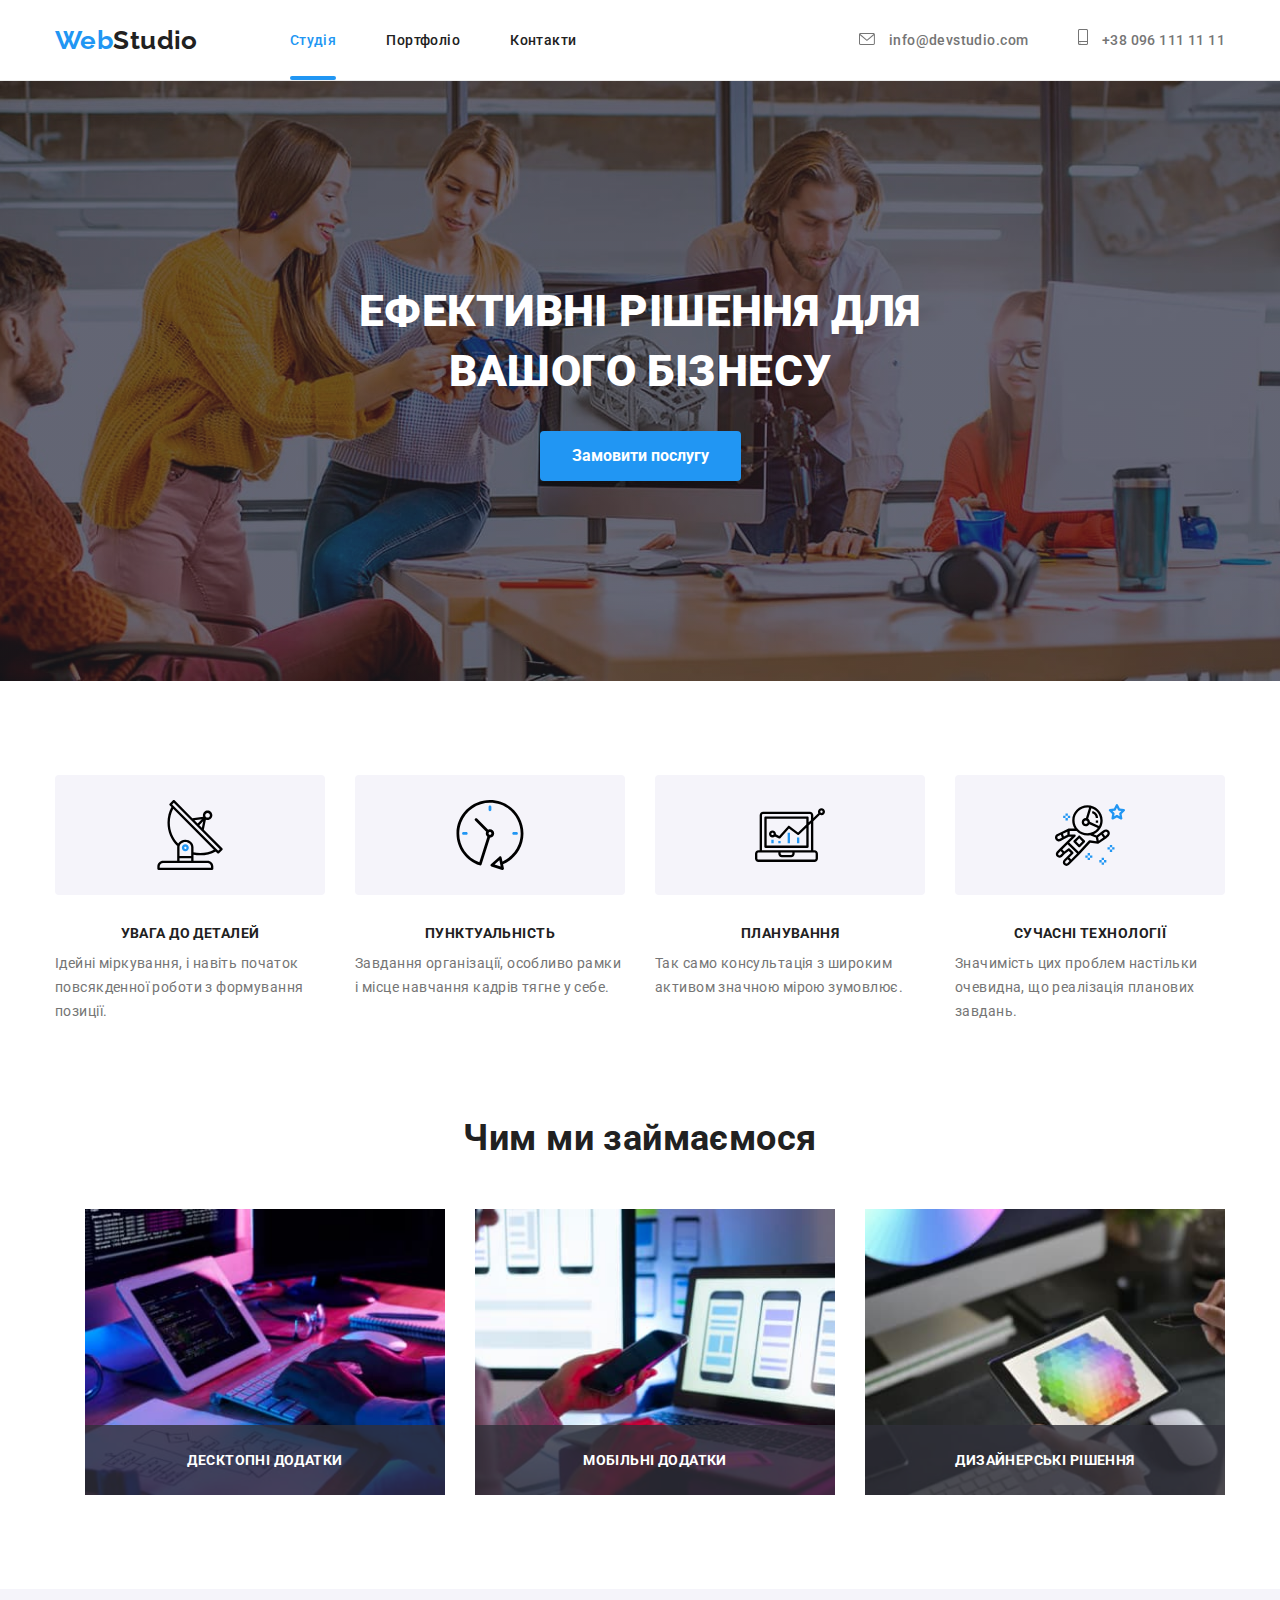
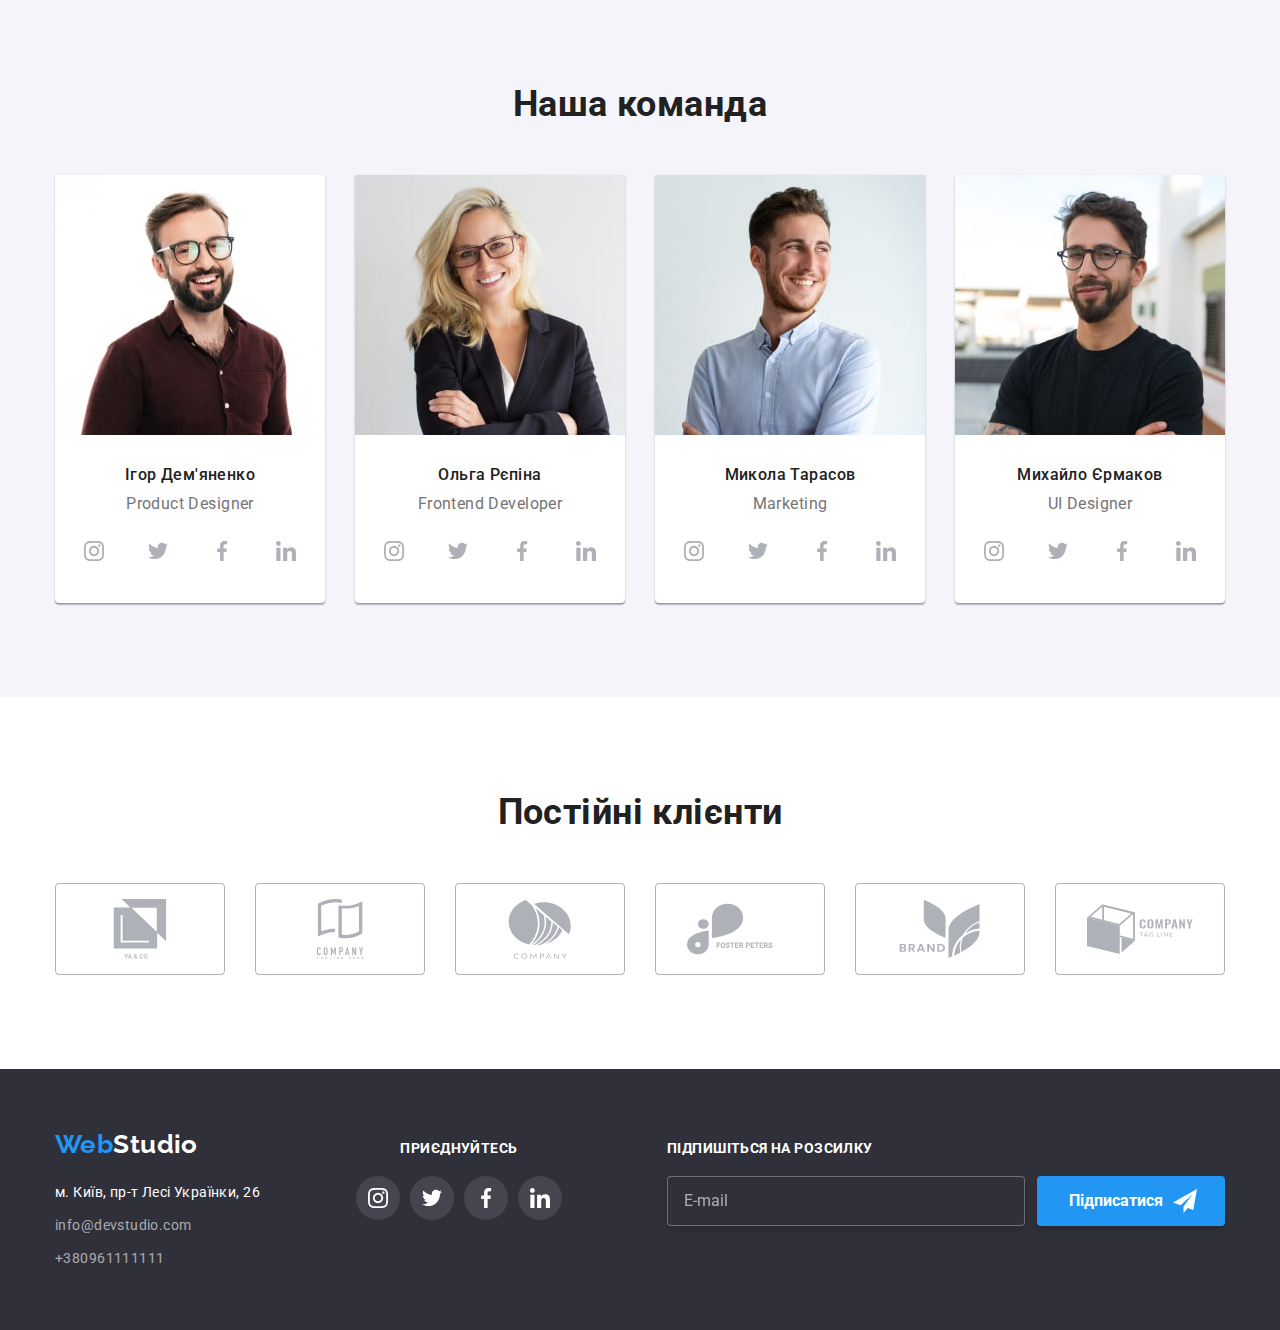
<file: index.html>
<!DOCTYPE html>
<html lang="uk">
  <head>
    <meta charset="UTF-8" />
    <meta http-equiv="X-UA-Compatible" content="IE=edge" />
    <meta name="viewport" content="width=device-width, initial-scale=1.0" />
    <title>WebStudio</title>
    <link rel="preconnect" href="https://fonts.googleapis.com" />
    <link rel="preconnect" href="https://fonts.gstatic.com" crossorigin />
    <link
      href="https://fonts.googleapis.com/css2?family=Raleway:wght@700&family=Roboto:wght@400;500;700;900&display=swap"
      rel="stylesheet"
    />
    <link
      rel="stylesheet"
      href="https://cdnjs.cloudflare.com/ajax/libs/modern-normalize/1.0.0/modern-normalize.min.css?_cacheOverride=1665331896665"
    />
    <link href="./css/main.min.css" rel="stylesheet" />
  </head>
  <body>
    <!-- Шапка -->
    <header class="header">
      <div class="container header__container">
        <!-- Основна навігація сайту -->
        <nav class="header-nav">
          <a href="./index.html" class="header-nav__logo logo" lang="en"
            ><span class="header-nav__logo--blue">Web</span>Studio</a
          >
          <ul class="site-nav">
            <li class="site-nav__item">
              <a
                href="./index.html"
                class="site-nav__link site-nav__link--active"
                >Студія</a
              >
            </li>
            <li class="site-nav__item">
              <a href="./portfolio.html" class="site-nav__link">Портфоліо</a>
            </li>
            <li class="site-nav__item">
              <a href="#" class="site-nav__link">Контакти</a>
            </li>
          </ul>
        </nav>
        <ul class="contact">
          <li class="contact__item header__contact">
            <a href="mailto:info@devstudio.com" class="contact__link" lang="en"
              ><svg
                class="contact__icon contact__icon-envelope"
                width="14px"
                height="10px"
              >
                <use href="./images/icons.svg#icon-envelope"></use>
              </svg>
              info@devstudio.com</a
            >
          </li>
          <li class="contact__item header__contact">
            <a href="tel:+380961111111" class="contact__link link">
              <svg
                class="contact__icon contact__icon-smartphone"
                width="10px"
                height="14px"
              >
                <use href=".//images/icons.svg#icon-smartphone"></use>
              </svg>
              +38 096 111 11 11</a
            >
          </li>
        </ul>
        <button
          type="button"
          class="menu js-open-menu"
          aria-expanded="false"
          aria-controls="mobile-menu"
        >
          <svg width="40" height="40">
            <use class="icon-menu" href="./images/icons.svg#icon-menu"></use>
          </svg>
      </div>
    </header>
    <main>
      <!-- Баннер -->
      <section class="banner">
        <div class="container">
          <h1 class="banner__tittle">Ефективні рішення для вашого бізнесу</h1>
          <button class="banner__button" type="button" data-modal-open>
            Замовити послугу
          </button>
        </div>
        <div class="backdrop is-hidden" data-modal>
          <div class="modal">
            <div>
              <form class="modal-form">
                <p class="modal_tittle">
                  Залиште свої дані, ми вам передзвонимо
                </p>
                <div class="modal__field">
                  <label for="name" class="modal__label">Ім'я</label>
                  <input
                    class="modal__input"
                    type="text"
                    name="name"
                    id="name"
                  />
                  <svg class="modal__icons">
                    <use href="./images/icons.svg#icon-person"></use>
                  </svg>
                </div>
                <div class="modal__field">
                  <label for="tel" class="modal__label">Телефон</label>
                  <input class="modal__input" type="tel" name="tel" id="tel" />
                  <svg class="modal__icons">
                    <use href="./images/icons.svg#icon-phone"></use>
                  </svg>
                </div>
                <div class="modal__field">
                  <label for="mail" class="modal__label">Пошта</label>
                  <input
                    class="modal__input"
                    type="email"
                    name="email"
                    id="mail"
                  />
                  <svg class="modal__icons">
                    <use href="./images/icons.svg#icon-email"></use>
                  </svg>
                </div>
                <div class="modal__field">
                  <label for="comment" class="modal__label">Комментар</label>
                  <textarea
                    class="modal__comment"
                    name="comment"
                    id="comment"
                    rows="6"
                    placeholder="Введіть текст"
                  ></textarea>
                </div>
                <div class="modal__agree-field">
                  <label class="modal__agree-label" for="agree"
                    >Погоджуюся з розсилкою та приймаю
                    <span class="modal__terms">Умови договору</span>
                    <input
                      class="modal__checkbox"
                      type="checkbox"
                      name="agree"
                      id="agree"
                    />
                    <span class="modal__custom"></span>
                  </label>
                </div>
                <button class="modal__submit-button" type="submit">
                  Відправити
                </button>
              </form>
              <button class="modal__close" type="button" data-modal-close>
                <svg class="modal__close-icon">
                  <use href="./images/icons.svg#icon-close"></use>
                </svg>
              </button>
            </div>
          </div>
        </div>
      </section>

      <!-- Особливості -->
      <section class="function section">
        <div class="container">
          <h2 class="function-main-tittle visually-hidden">Особливості</h2>
          <ul class="function__list">
            <li class="function__item">
              <div class="function__icon-block">
                <svg class="function__icon" width="70px" height="70px">
                  <use href="./images/icons.svg#icon-antenna"></use>
                </svg>
              </div>
              <h3 class="function__tittle">Увага до деталей</h3>
              <p class="function__text">
                Ідейні міркування, і навіть початок повсякденної роботи з
                формування позиції.
              </p>
            </li>
            <li class="function__item">
              <div class="function__icon-block">
                <svg class="function__icon" width="70px" height="70px">
                  <use href="./images/icons.svg#icon-clock"></use>
                </svg>
              </div>
              <h3 class="function__tittle">Пунктуальність</h3>
              <p class="function__text">
                Завдання організації, особливо рамки і місце навчання кадрів
                тягне у себе.
              </p>
            </li>
            <li class="function__item">
              <div class="function__icon-block">
                <svg class="icon" width="70px" height="70px">
                  <use href="./images/icons.svg#icon-diagram"></use>
                </svg>
              </div>
              <h3 class="function__tittle">Планування</h3>
              <p class="function__text">
                Так само консультація з широким активом значною мірою зумовлює.
              </p>
            </li>
            <li class="function__item">
              <div class="function__icon-block">
                <svg class="function__icon" width="70px" height="70px">
                  <use href="./images/icons.svg#icon-astronaut"></use>
                </svg>
              </div>
              <h3 class="function__tittle">Сучасні технології</h3>
              <p class="function__text">
                Значимість цих проблем настільки очевидна, що реалізація
                планових завдань.
              </p>
            </li>
          </ul>
        </div>
      </section>
      <!-- Чим ми займаємося -->
      <section class="about">
        <div class="container">
          <h2 class="about__tittle section-tittle">Чим ми займаємося</h2>
          <ul class="about__list">
            <li class="about__item">
              <img srcset="./images/box1@2x.jpg 2x" src="./images/box1.jpg" alt="Програмування" width="370" />
              <p class="about__text">Десктопні додатки</p>
            </li>
            <li class="about__item">
              <img
              srcset="./images/box2@2x.jpg 2x"
                src="./images/box2.jpg"
                alt="Створення мобільних додатків"
                width="370"
              />
              <p class="about__text">Мобільні додатки</p>
            </li>
            <li class="about__item">
              <img
              srcset="./images/box3@2x.jpg 2x"
                src="./images/box3.jpg"
                alt="Оформлення дизайну"
                width="370"
              />
              <p class="about__text">Дизайнерські рішення</p>
            </li>
          </ul>
        </div>
      </section>
      <!-- Наша команда -->
      <section class="comands section">
        <div class="container">
          <h2 class="comands__main-tittle section-tittle">Наша команда</h2>
          <ul class="comands__list">
            <li class="comands__item">
              <picture>
                <source srcset="./images/commands1.jpg, ./images/commands1@2x.jpg 2x" media="(min-width:1200px)">
                <source srcset="./images/commands1tablet.jpg , ./images/commands1tablet@2x.jpg 2x" media="(min-width:768px)">
                <source srcset="./images/commands1mob.jpg , ./images/commands1mob@2x.jpg 2x" media="(max-width:767px)">

<img
                src="./images/commands1.jpg"
                alt="Фото Ігора Дем'яненко"
              />
              </picture>
              
              <div class="comands__card">
                <h3 class="comands__name">Ігор Дем'яненко</h3>
                <p class="comands__job text" lang="en">Product Designer</p>
                <ul class="icon-list">
                  <li class="icon-list__item">
                    <a class="icon-list__link" href=""
                      ><svg class="icon-list__icon" width="20px" height="20px">
                        <use href="./images/icons.svg#icon-instagram"></use>
                      </svg>
                    </a>
                  </li>
                  <li class="icon-list__item">
                    <a class="icon-list__link" href=""
                      ><svg class="icon-list__icon" width="20px" height="20px">
                        <use href="./images/icons.svg#icon-twitter"></use>
                      </svg>
                    </a>
                  </li>
                  <li class="icon-list__item">
                    <a class="icon-list__link" href=""
                      ><svg class="icon-list__icon" width="20px" height="20px">
                        <use href="./images/icons.svg#icon-facebook"></use>
                      </svg>
                    </a>
                  </li>
                  <li class="icon-list__item">
                    <a class="icon-list__link" href=""
                      ><svg class="icon-list__icon" width="20px" height="20px">
                        <use href="./images/icons.svg#icon-linkedin"></use>
                      </svg>
                    </a>
                  </li>
                </ul>
              </div>
            </li>
            <li class="comands__item">
              <picture>
                <source srcset="./images/commands2.jpg , ./images/commands2@2x.jpg 2x" media="(min-width:1200px)">
                <source srcset="./images/commands2tablet.jpg , ./images/commands2tablet@2x.jpg 2x" media="(min-width:768px)">
                <source srcset="./images/commands2mob.jpg , ./images/commands2mob@2x.jpg 2x" media="(max-width:767px)">
                <img
                src="./images/commands2.jpg"
                alt="Фото Ольги Рєпіної"
              />
              </picture>
              <div class="comands__card">
                <h3 class="comands__name">Ольга Рєпіна</h3>
                <p class="comands__job text" lang="en">Frontend Developer</p>
                <ul class="icon-list">
                  <li class="icon-list__item">
                    <a class="icon-list__link" href=""
                      ><svg class="icon-list__icon" width="20px" height="20px">
                        <use href="./images/icons.svg#icon-instagram"></use>
                      </svg>
                    </a>
                  </li>
                  <li class="icon-list__item">
                    <a class="icon-list__link" href=""
                      ><svg class="icon-list__icon" width="20px" height="20px">
                        <use href="./images/icons.svg#icon-twitter"></use>
                      </svg>
                    </a>
                  </li>
                  <li class="icon-list__item">
                    <a class="icon-list__link" href=""
                      ><svg class="icon-list__icon" width="20px" height="20px">
                        <use href="./images/icons.svg#icon-facebook"></use>
                      </svg>
                    </a>
                  </li>
                  <li class="icon-list__item">
                    <a class="icon-list__link" href=""
                      ><svg class="icon-list__icon" width="20px" height="20px">
                        <use href="./images/icons.svg#icon-linkedin"></use>
                      </svg>
                    </a>
                  </li>
                </ul>
              </div>
            </li>
            <li class="comands__item">
              <picture>
                <source srcset="./images/commands3.jpg , ./images/commands3@2x.jpg 2x" media="(min-width:1200px)">
                 <source srcset="./images/commands3tablet.jpg , ./images/commands3tablet@2x.jpg 2x" media="(min-width:768px)">
                <source srcset="./images/commands3mob.jpg , ./images/commands3mob@2x.jpg 2x" media="(max-width:767px)">
               
                
              <img
                src="./images/commands3.jpg"
                alt="Фото Микола Тарасова"
              /></picture>
              <div class="comands__card">
                <h3 class="comands__name">Микола Тарасов</h3>
                <p class="comands__job text" lang="en">Marketing</p>
                <ul class="icon-list">
                  <li class="icon-list__item">
                    <a class="icon-list__link" href=""
                      ><svg class="icon-list__icon" width="20px" height="20px">
                        <use href="./images/icons.svg#icon-instagram"></use>
                      </svg>
                    </a>
                  </li>
                  <li class="icon-list__item">
                    <a class="icon-list__link" href=""
                      ><svg class="icon-list__icon" width="20px" height="20px">
                        <use href="./images/icons.svg#icon-twitter"></use>
                      </svg>
                    </a>
                  </li>
                  <li class="icon-list__item">
                    <a class="icon-list__link" href=""
                      ><svg
                        class="icon-list__icon comands__link"
                        width="20px"
                        height="20px"
                      >
                        <use href="./images/icons.svg#icon-facebook"></use>
                      </svg>
                    </a>
                  </li>
                  <li class="icon-list__item">
                    <a class="icon-list__link" href=""
                      ><svg
                        class="icon-list__icon comands__link"
                        width="20px"
                        height="20px"
                      >
                        <use href="./images/icons.svg#icon-linkedin"></use>
                      </svg>
                    </a>
                  </li>
                </ul>
              </div>
            </li>
            <li class="comands__item">
              <picture>
                <source srcset="./images/commands4.jpg , ./images/commands4@2x.jpg 2x" media="(min-width:1200px)">
                <source srcset="./images/commands4tablet.jpg , ./images/commands4tablet@2x.jpg 2x" media="(min-width:768px)">
                <source srcset="./images/commands4mob.jpg , ./images/commands4mob@2x.jpg 2x" media="(max-width:767px)">
              <img
                src="./images/commands4.jpg"
                alt="Фото Михайла Єрмаков"
              /></picture>
              <div class="comands__card">
                <h3 class="comands__name">Михайло Єрмаков</h3>
                <p class="comands__job text" lang="en">UI Designer</p>
                <ul class="icon-list">
                  <li class="icon-list__item">
                    <a class="icon-list__link" href=""
                      ><svg class="icon-list__icon" width="20px" height="20px">
                        <use href="./images/icons.svg#icon-instagram"></use>
                      </svg>
                    </a>
                  </li>
                  <li class="icon-list__item">
                    <a class="icon-list__link" href=""
                      ><svg class="icon-list__icon" width="20px" height="20px">
                        <use href="./images/icons.svg#icon-twitter"></use>
                      </svg>
                    </a>
                  </li>
                  <li class="icon-list__item">
                    <a class="icon-list__link" href=""
                      ><svg class="icon-list__icon" width="20px" height="20px">
                        <use href="./images/icons.svg#icon-facebook"></use>
                      </svg>
                    </a>
                  </li>
                  <li class="icon-list__item">
                    <a class="icon-list__link" href=""
                      ><svg class="icon-list__icon" width="20px" height="20px">
                        <use href="./images/icons.svg#icon-linkedin"></use>
                      </svg>
                    </a>
                  </li>
                </ul>
              </div>
            </li>
          </ul>
        </div>
      </section>
      <section class="client section">
        <div class="container">
          <h2 class="client__tittle section-tittle">Постійні клієнти</h2>
          <ul class="client__list">
            <li class="client__item">
              <a class="client__link" href=""
                ><svg class="client__logo" width="106" height="60">
                  <use href="./images/icons.svg#icon-client1"></use>
                </svg>
              </a>
            </li>
            <li class="client__item">
              <a class="client__link" href=""
                ><svg class="client__logo" width="106px" height="60px">
                  <use href="./images/icons.svg#icon-client2"></use>
                </svg>
              </a>
            </li>
            <li class="client__item">
              <a class="client__link" href=""
                ><svg class="client__logo" width="106" height="60">
                  <use href="./images/icons.svg#icon-client3"></use>
                </svg>
              </a>
            </li>
            <li class="client__item">
              <a class="client__link" href=""
                ><svg class="client__logo" width="106" height="60">
                  <use href="./images/icons.svg#icon-client4"></use>
                </svg>
              </a>
            </li>
            <li class="client__item">
              <a class="client__link" href=""
                ><svg class="client__logo" width="106px" height="60px">
                  <use href="./images/icons.svg#icon-client5"></use>
                </svg>
              </a>
            </li>
            <li class="client__item">
              <a class="client__link" href=""
                ><svg class="client__logo" width="106" height="60">
                  <use href="./images/icons.svg#icon-client6"></use>
                </svg>
              </a>
            </li>
          </ul>
        </div>
      </section>
      <div
          class="menu-container js-menu-container"
          id="mobile-menu"
        >
          <div class="mobile-top">
            <ul class="mobile-nav">
              <li class="mobile-nav__item">
                <a
                  href="./index.html"
                  class="mobile-nav__link site-nav__link--active"
                  >Студія</a
                >
              </li>
              <li class="mobile-nav__item">
                <a href="./portfolio.html" class="mobile-nav__link"
                  >Портфоліо</a
                >
              </li>
              <li class="mobile-nav__item">
                <a href="#" class="mobile-nav__link">Контакти</a>
              </li>
            </ul>
          </div>
          <div class="mobile-bot">
            <ul class="mobile-contact">
              <li class="mobile-contact__item">
                <a href="tel:+380961111111" class="mobile-contact__link">
                  +38 096 111 11 11</a
                >
              </li>
              <li class="mobile-contact__item">
                <a
                  href="mailto:info@devstudio.com"
                  class="mobile-contact__link"
                  lang="en"
                >
                  info@devstudio.com</a
                >
              </li>
            </ul>
            <ul class="mob-soc">
              <li class="soc_item">
                <a class="soc__link" href="#">Instagram</a>
              </li>
              <li class="soc_item">
                <a class="soc__link" href="#">Twitter</a>
              </li>
              <li class="soc_item">
                <a class="soc__link" href="#">Facebook</a>
              </li>
              <li class="soc_item">
                <a class="soc__link" href="#">LinkedIn</a>
              </li>
            </ul>
          </div>
          <button
          type="button"
          class="menu js-close-menu"
        ><svg width="40" height="40">
          <use class="icon-cross" href="./images/icons.svg#icon-cross"></use>
          </svg>
        </button>
        </div>
    </main>
    <!-- Підвал -->
    <footer class="footer">
      <div class="container">
        <div class="form-container">
          <div class="contact-container">
            <a href="./index.html" class="footer__logo logo" lang="en"
              ><span class="footer__logo--blue">Web</span>Studio</a
            >
            <!-- Контактна інформація -->
            <address class="address">
              <ul class="contact">
                
                <li class="address__item">
                  <a
                    href="https://goo.gl/maps/CPtrU1FHBa2aNyZL9"
                    target="_blank"
                    rel="noopener noreferrer nofollow"
                    class="address__link"
                    >м. Київ, пр-т Лесі Українки, 26</a
                  >
                </li>
                <li class="contact__item footer__contact">
                  <a
                    href="mailto:info@devstudio.com"
                    class="contact__link"
                    lang="en"
                    >info@devstudio.com</a
                  >
                </li>
                <li class="contact__item footer__contact">
                  <a href="tel:+380961111111" class="contact__link"
                    >+380961111111</a
                  >
                </li>
                
              </ul>
            </address>
          </div>
          <div class="connect">
            <p>Приєднуйтесь</p>
            <ul class="icon-list">
              <li class="icon-list__item">
                <a class="icon-list__link" href=""
                  ><svg class="icon-list__icon" width="20px" height="20px">
                    <use href="./images/icons.svg#icon-instagram"></use>
                  </svg>
                </a>
              </li>
              <li class="icon-list__item">
                <a class="icon-list__link" href=""
                  ><svg class="icon-list__icon" width="20px" height="20px">
                    <use href="./images/icons.svg#icon-twitter"></use>
                  </svg>
                </a>
              </li>
              <li class="icon-list__item">
                <a class="icon-list__link" href=""
                  ><svg class="icon-list__icon" width="20px" height="20px">
                    <use href="./images/icons.svg#icon-facebook"></use>
                  </svg>
                </a>
              </li>
              <li class="icon-list__item">
                <a class="icon-list__link" href=""
                  ><svg class="icon-list__icon" width="20px" height="20px">
                    <use href="./images/icons.svg#icon-linkedin"></use>
                  </svg>
                </a>
              </li>
            </ul>
          </div>
        </div>
        <div class="subscribe">
          <p class="subscribe__tittle">Підпишіться на розсилку</p>
          <form class="form-subscribe">
            <input
              class="subscribe__input"
              type="email"
              name="email"
              id="email"
              placeholder="E-mail"
            />
            <button class="subscribe__button" type="submit">
              Підписатися<svg class="subscribe__icons">
                <use href="./images/icons.svg#icon-send"></use>
              </svg>
            </button>
          </form>
        </div>
      </div>
    </footer>

    <script src="./js/modal.js"></script>
    <script src="./js/menu.js"></script>
  </body>
</html>
</file>
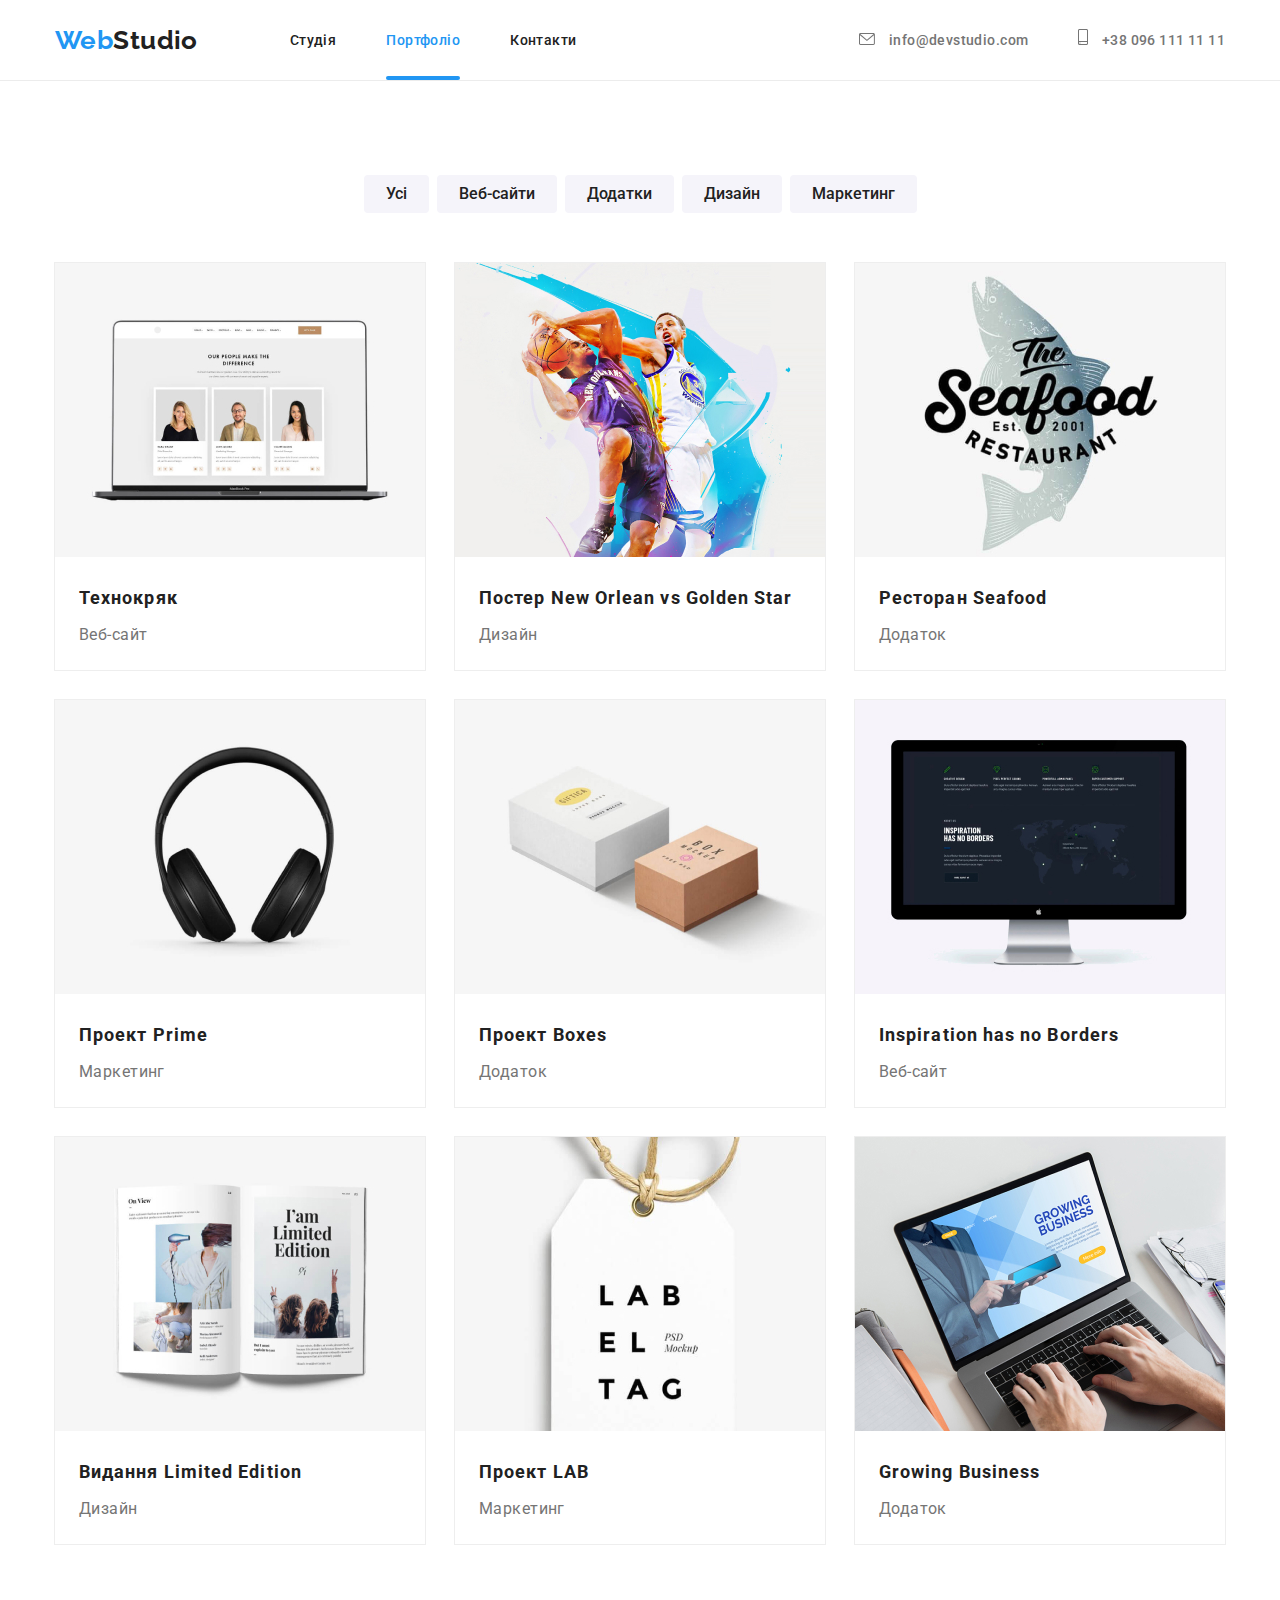
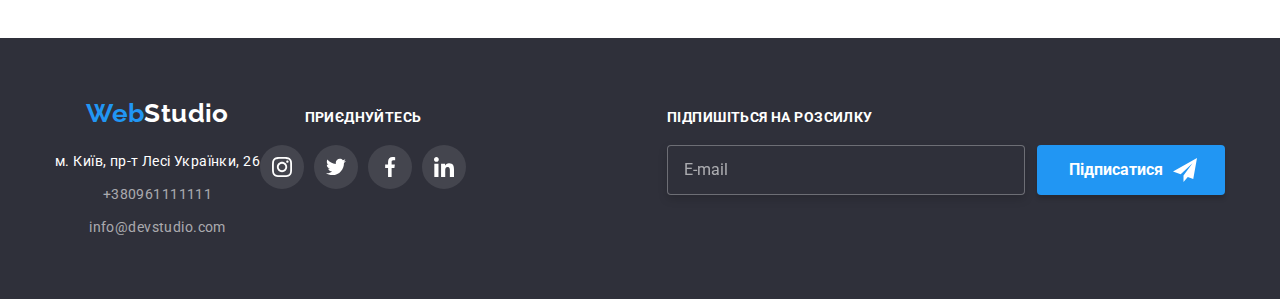
<file: portfolio.html>
<!DOCTYPE html>
<html lang="uk" data-lt-installed="true">
  <head>
    <meta charset="UTF-8" />
    <meta http-equiv="X-UA-Compatible" content="IE=edge" />
    <meta name="viewport" content="width=device-width, initial-scale=1.0" />
    <title>Portfolio</title>

    <link rel="preconnect" href="https://fonts.googleapis.com" />
    <link rel="preconnect" href="https://fonts.gstatic.com" crossorigin="" />
    <link
      href="https://fonts.googleapis.com/css2?family=Raleway:wght@700&amp;family=Roboto:wght@400;500;700;900&amp;display=swap&amp;_cacheOverride=1665331896663"
      rel="stylesheet"
    />
    <link
      rel="stylesheet"
      href="https://cdnjs.cloudflare.com/ajax/libs/modern-normalize/1.0.0/modern-normalize.min.css?_cacheOverride=1665331896665"
    />
    <link href="./css/main.min.css" rel="stylesheet" />
  </head>

  <body>
    <!-- Шапка -->
    <header class="header">
      <div class="container header__container">
        <!-- Основна навігація сайту -->
        <nav class="header-nav">
          <a href="./index.html" class="header-nav__logo logo" lang="en"
            ><span class="header-nav__logo--blue">Web</span>Studio</a
          >
          <ul class="site-nav">
            <li class="site-nav__item">
              <a
                href="./index.html"
                class="site-nav__link"
                >Студія</a
              >
            </li>
            <li class="site-nav__item">
              <a href="./portfolio.html" class="site-nav__link site-nav__link--active">Портфоліо</a>
            </li>
            <li class="site-nav__item">
              <a href="#" class="site-nav__link">Контакти</a>
            </li>
          </ul>
        </nav>
        <ul class="contact">
          <li class="contact__item header__contact">
            <a href="mailto:info@devstudio.com" class="contact__link" lang="en"
              ><svg
                class="contact__icon contact__icon-envelope"
                width="14px"
                height="10px"
              >
                <use href="./images/icons.svg#icon-envelope"></use>
              </svg>
              info@devstudio.com</a
            >
          </li>
          <li class="contact__item header__contact">
            <a href="tel:+380961111111" class="contact__link link">
              <svg
                class="contact__icon contact__icon-smartphone"
                width="10px"
                height="14px"
              >
                <use href=".//images/icons.svg#icon-smartphone"></use>
              </svg>
              +38 096 111 11 11</a
            >
          </li>
        </ul>
        <button
          type="button"
          class="menu is-open js-open-menu"
          aria-expanded="false"
          aria-controls="mobile-menu"
          js-open-menu
        >
          <svg width="40" height="40">
            <use class="icon-menu" href="./images/icons.svg#icon-menu"></use>
            <use class="icon-cross" href="./images/icons.svg#icon-cross"></use>
          </svg>
        </button>
        <div
          class="menu-container js-menu-container"
          id="mobile-menu"
          js-menu-container
        >
          <div class="mobile-top">
            <ul class="mobile-nav">
              <li class="mobile-nav__item">
                <a
                  href="./index.html"
                  class="mobile-nav__link"
                  >Студія</a
                >
              </li>
              <li class="mobile-nav__item">
                <a href="./portfolio.html" class="mobile-nav__link site-nav__link--active"
                  >Портфоліо</a
                >
              </li>
              <li class="mobile-nav__item">
                <a href="#" class="mobile-nav__link">Контакти</a>
              </li>
            </ul>
          </div>
          <div class="mobile-bot">
            <ul class="mobile-contact">
              <li class="mobile-contact__item">
                <a href="tel:+380961111111" class="mobile-contact__link">
                  +38 096 111 11 11</a
                >
              </li>
              <li class="mobile-contact__item">
                <a
                  href="mailto:info@devstudio.com"
                  class="mobile-contact__link"
                  lang="en"
                  >
                  info@devstudio.com</a
                >
              </li>
            </ul>
            <ul class="mob-soc">
<li class="soc_item"><a class="soc__link" href="#">Instagram</a></li>
<li class="soc_item"><a class="soc__link" href="#">Twitter</a></li>
<li class="soc_item"><a class="soc__link" href="#">Facebook</a></li>
<li class="soc_item"><a class="soc__link" href="#">LinkedIn</a></li>
            </ul>
          </div>
        </div>
      </div>
    </header>
    <!-- Головна сторінка -->
    <main>
      <section class="example">
        <div class="container">
          <h1 class="visually-hidden">Портфоліо</h1>
          <!-- Головна навігація сайту -->
          <!-- Фільтр -->
          <ul class="page-nav">
            <li><button type="button" class="page-nav__button">Усі</button></li>
            <li>
              <button type="button" class="page-nav__button">Веб-сайти</button>
            </li>
            <li>
              <button type="button" class="page-nav__button">Додатки</button>
            </li>
            <li>
              <button type="button" class="page-nav__button">Дизайн</button>
            </li>
            <li>
              <button type="button" class="page-nav__button">Маркетинг</button>
            </li>
          </ul>
          <!-- Список портфоліо -->
          <ul class="example-list">
            <li class="example__item">
              <a class="example__link" href="">
                <div class="img-block">
                  <img src="./images/1.jpg" alt="Технокряк" width="370" />
                  <p class="text-hover">
                    Ресурс пропонує комплексні пропозиції з різним рівнем
                    функціоналу та сервісів. Все це дозволить відвідувачу
                    отримати вичерпні відомості про компанію чи приватну особу.
                  </p>
                </div>
                <div class="block">
                  <h2 class="example__name">Технокряк</h2>
                  <p class="example__text">Веб-сайт</p>
                </div>
              </a>
            </li>
            <li class="example__item">
              <a class="example__link" href="">
                <div class="img-block">
                  <img
                    src="./images/2.jpg"
                    alt="Постер New Orlean vs Golden Star"
                    width="370"
                  />
                  <p class="text-hover">
                    Ресурс пропонує комплексні пропозиції з різним рівнем
                    функціоналу та сервісів. Все це дозволить відвідувачу
                    отримати вичерпні відомості про компанію чи приватну особу.
                  </p>
                </div>
                <div class="block">
                  <h2 class="example__name">
                    Постер New Orlean vs Golden Star
                  </h2>
                  <p class="example__text">Дизайн</p>
                </div>
              </a>
            </li>
            <li class="example__item">
              <a class="link example__link" href="">
                <div class="img-block">
                  <img
                    src="./images/3.jpg"
                    alt="Ресторан Seafood"
                    width="370"
                  />
                  <p class="text-hover">
                    Ресурс пропонує комплексні пропозиції з різним рівнем
                    функціоналу та сервісів. Все це дозволить відвідувачу
                    отримати вичерпні відомості про компанію чи приватну особу.
                  </p>
                </div>
                <div class="block">
                  <h2 class="example__name">Ресторан Seafood</h2>
                  <p class="example__text">Додаток</p>
                </div>
              </a>
            </li>
            <li class="example__item">
              <a class="link example__link" href="">
                <div class="img-block">
                  <img src="./images/4.jpg" alt="Проект Prime" width="370" />
                  <p class="text-hover">
                    Ресурс пропонує комплексні пропозиції з різним рівнем
                    функціоналу та сервісів. Все це дозволить відвідувачу
                    отримати вичерпні відомості про компанію чи приватну особу.
                  </p>
                </div>
                <div class="block">
                  <h2 class="example__name">Проект Prime</h2>
                  <p class="example__text">Маркетинг</p>
                </div>
              </a>
            </li>
            <li class="example__item">
              <a class="link example__link" href="">
                <div class="img-block">
                  <img src="./images/5.jpg" alt="Проект Boxes" width="370" />
                  <p class="text-hover">
                    Ресурс пропонує комплексні пропозиції з різним рівнем
                    функціоналу та сервісів. Все це дозволить відвідувачу
                    отримати вичерпні відомості про компанію чи приватну особу.
                  </p>
                </div>
                <div class="block">
                  <h2 class="example__name">Проект Boxes</h2>
                  <p class="example__text">Додаток</p>
                </div>
              </a>
            </li>
            <li class="example__item">
              <a class="link example__link" href="">
                <div class="img-block">
                  <img
                    src="./images/6.jpg"
                    alt="Inspiration has no Borders"
                    width="370"
                  />
                  <p class="text-hover">
                    Ресурс пропонує комплексні пропозиції з різним рівнем
                    функціоналу та сервісів. Все це дозволить відвідувачу
                    отримати вичерпні відомості про компанію чи приватну особу.
                  </p>
                </div>
                <div class="block">
                  <h2 class="example__name" lang="en">
                    Inspiration has no Borders
                  </h2>
                  <p class="example__text">Веб-сайт</p>
                </div>
              </a>
            </li>
            <li class="example__item">
              <a class="link example__link" href="">
                <div class="img-block">
                  <img
                    src="./images/7.jpg"
                    alt="Видання Limited Edition"
                    width="370"
                  />
                  <p class="text-hover">
                    Ресурс пропонує комплексні пропозиції з різним рівнем
                    функціоналу та сервісів. Все це дозволить відвідувачу
                    отримати вичерпні відомості про компанію чи приватну особу.
                  </p>
                </div>
                <div class="block">
                  <h2 class="example__name">Видання Limited Edition</h2>
                  <p class="example__text">Дизайн</p>
                </div></a
              >
            </li>
            <li class="example__item">
              <a class="link example__link" href=""
                ><div class="img-block">
                  <img src="./images/8.jpg" alt="Проєкт LAB" width="370" />
                  <p class="text-hover">
                    Ресурс пропонує комплексні пропозиції з різним рівнем
                    функціоналу та сервісів. Все це дозволить відвідувачу
                    отримати вичерпні відомості про компанію чи приватну особу.
                  </p>
                </div>
                <div class="block">
                  <h2 class="example__name">Проeкт LAB</h2>
                  <p class="example__text">Маркетинг</p>
                </div></a
              >
            </li>
            <li class="example__item">
              <a class="link example__link" href="">
                <div class="img-block">
                  <img
                    src="./images/9.jpg"
                    alt="Growing Business"
                    width="370"
                  />
                  <p class="text-hover">
                    Ресурс пропонує комплексні пропозиції з різним рівнем
                    функціоналу та сервісів. Все це дозволить відвідувачу
                    отримати вичерпні відомості про компанію чи приватну особу.
                  </p>
                </div>
                <div class="block">
                  <h2 class="example__name" lang="en">Growing Business</h2>
                  <p class="example__text">Додаток</p>
                </div>
              </a>
            </li>
          </ul>
        </div>
      </section>
    </main>
    <!-- Підвал -->
    <footer class="footer">
      <div class="container">
        <div class="form-container">
          <div>
            <a href="./index.html" class="footer__logo logo" lang="en"
              ><span class="footer__logo--blue">Web</span>Studio</a
            >
            <!-- Контактна інформація -->
            <address class="address">
              <ul class="contact">
                <li class="address__item">
                  <a
                    href="https://goo.gl/maps/CPtrU1FHBa2aNyZL9"
                    target="_blank"
                    rel="noopener noreferrer nofollow"
                    class="address__link"
                    >м. Київ, пр-т Лесі Українки, 26</a
                  >
                </li>
                <li class="contact__item footer__contact">
                  <a href="tel:+380961111111" class="contact__link link"
                    >+380961111111</a
                  >
                </li>
                <li class="contact__item footer__contact">
                  <a
                    href="mailto:info@devstudio.com"
                    class="contact__link link"
                    lang="en"
                    >info@devstudio.com</a
                  >
                </li>
              </ul>
            </address>
          </div>
          <div class="connect">
            <p>Приєднуйтесь</p>
            <ul class="icon-list">
              <li class="icon-list__item">
                <a class="icon-list__link" href=""
                  ><svg class="icon-list__icon" width="20px" height="20px">
                    <use href="./images/icons.svg#icon-instagram"></use>
                  </svg>
                </a>
              </li>
              <li class="icon-list__item">
                <a class="icon-list__link" href=""
                  ><svg class="icon-list__icon" width="20px" height="20px">
                    <use href="./images/icons.svg#icon-twitter"></use>
                  </svg>
                </a>
              </li>
              <li class="icon-list__item">
                <a class="icon-list__link" href=""
                  ><svg class="icon-list__icon" width="20px" height="20px">
                    <use href="./images/icons.svg#icon-facebook"></use>
                  </svg>
                </a>
              </li>
              <li class="icon-list__item">
                <a class="icon-list__link" href=""
                  ><svg class="icon-list__icon" width="20px" height="20px">
                    <use href="./images/icons.svg#icon-linkedin"></use>
                  </svg>
                </a>
              </li>
            </ul>
          </div>
        </div>
        <div class="subscribe">
          <p class="subscribe__tittle">Підпишіться на розсилку</p>
          <form class="form-subscribe">
            <input
              class="subscribe__input"
              type="email"
              name="email"
              id="email"
              placeholder="E-mail"
            />
            <button class="subscribe__button" type="submit">
              Підписатися<svg class="subscribe__icons">
                <use href="./images/icons.svg#icon-send"></use>
              </svg>
            </button>
          </form>
        </div>
      </div>
    </footer>

    <script src="./js/modal.js"></script>
    <script src="./js/menu.js"></script>
  </body>
</html>
</file>
<file: css/main.min.css>
.example-list,.page-nav,.icon-list,.client__list,.comands .icon-list,.comands__list,.about__list,.function__list,.site-nav,.contact,.mob-soc,.mobile-contact,.mobile-nav{list-style:none}.example__link,.icon-list__link,.address__link,.footer__logo,.site-nav__link,.contact__link,.header-nav__logo,.soc__link,.mobile-contact__link,.mobile-nav__link{-webkit-transition:color 250ms cubic-bezier(0.4, 0, 0.2, 1);transition:color 250ms cubic-bezier(0.4, 0, 0.2, 1);text-decoration:none;color:inherit}.page-nav__button,.subscribe__button,.banner__button,.menu,.modal__submit-button,.modal__close{padding:0;border:none;font:inherit;color:inherit;background-color:rgba(0,0,0,0);cursor:pointer;-webkit-transition:background-color 250ms cubic-bezier(0.4, 0, 0.2, 1),-webkit-box-shadow 250ms cubic-bezier(0.4, 0, 0.2, 1);transition:background-color 250ms cubic-bezier(0.4, 0, 0.2, 1),-webkit-box-shadow 250ms cubic-bezier(0.4, 0, 0.2, 1);transition:box-shadow 250ms cubic-bezier(0.4, 0, 0.2, 1),background-color 250ms cubic-bezier(0.4, 0, 0.2, 1);transition:box-shadow 250ms cubic-bezier(0.4, 0, 0.2, 1),background-color 250ms cubic-bezier(0.4, 0, 0.2, 1),-webkit-box-shadow 250ms cubic-bezier(0.4, 0, 0.2, 1);font-weight:500}@media screen and (max-width: 1199px){.example,.client,.comands,.about,.function{padding:60px 0px}}@media screen and (min-width: 1200px){.example,.client,.comands,.about,.function{padding:94px 0px}}.visually-hidden{position:absolute;white-space:nowrap;width:1px;height:1px;overflow:hidden;border:0;padding:0;clip:rect(0 0 0 0);-webkit-clip-path:inset(50%);clip-path:inset(50%);margin:-1px}p,h1,h2,h3,h4,h5,h6{margin:0}ul,ol{margin:0;padding-left:0}button{cursor:pointer}address{font-style:normal}img{display:block;max-width:100%;height:auto}.list{list-style:none}.link{text-decoration:none}body{font-family:"Roboto",sans-serif;margin:0;color:#212121;background-color:#fff;font-size:14px;letter-spacing:.03em}.container{padding-left:15px;padding-right:15px;margin:0 auto}@media screen and (max-width: 767px){.container{max-width:480px}}@media screen and (min-width: 768px){.container{max-width:768px}}@media screen and (min-width: 1200px){.container{max-width:1200px}}.section-tittle{font-size:36px;line-height:1.1666666667;text-align:center}@media screen and (max-width: 1199px){.section-tittle{margin-bottom:30px}}@media screen and (min-width: 1200px){.section-tittle{margin-bottom:50px}}.backdrop{position:fixed;top:0;background-color:rgba(0,0,0,.2);width:100%;height:100%;z-index:4;overflow-y:scroll;-webkit-transition:opacity 250ms cubic-bezier(0.4, 0, 0.2, 1),visibility 250ms cubic-bezier(0.4, 0, 0.2, 1);transition:opacity 250ms cubic-bezier(0.4, 0, 0.2, 1),visibility 250ms cubic-bezier(0.4, 0, 0.2, 1)}@media screen and (max-width: 767px){.backdrop{max-width:480px}}.modal{background-color:#fff;-webkit-box-shadow:0px 1px 3px rgba(0,0,0,.12),0px 1px 1px rgba(0,0,0,.14),0px 2px 1px rgba(0,0,0,.2);box-shadow:0px 1px 3px rgba(0,0,0,.12),0px 1px 1px rgba(0,0,0,.14),0px 2px 1px rgba(0,0,0,.2);border-radius:4px;width:100%;position:relative;z-index:55;position:absolute;top:50%;left:50%;-webkit-transform:translate(-50%, -50%);transform:translate(-50%, -50%);pointer-events:visible}@media screen and (max-width: 1199px){.modal{max-width:450px;min-height:609px}}@media screen and (min-width: 1200px){.modal{max-width:528px;min-height:581px}}.modal-form{padding:40px}@media screen and (max-width: 1199px){.modal-form{max-width:450px;min-height:609px}}@media screen and (min-width: 1199px){.modal-form{max-width:528px;min-height:581px}}.modal__close{border:1px solid rgba(0,0,0,.1);border-radius:50%;background-color:#fff;width:30px;height:30px;position:absolute;top:8px;right:8px}.modal__close:hover{fill:#2196f3}.modal__close-icon{width:100%;height:100%}.is-hidden{opacity:0;pointer-events:none;visibility:hidden}.modal_tittle{margin-bottom:12px;font-size:20px;font-weight:700}.modal__field{max-width:448px;margin:0 auto;text-align:start;margin-bottom:10px;display:-webkit-box;display:-ms-flexbox;display:flex;-webkit-box-orient:vertical;-webkit-box-direction:normal;-ms-flex-direction:column;flex-direction:column;position:relative}.modal__label{font-size:12px;line-height:1.1666666667;letter-spacing:.01em;color:#757575;margin-bottom:4px}.modal__input{cursor:pointer;font-size:14px;max-width:448px;height:40px;border:1px solid rgba(33,33,33,.2);border-radius:4px;-webkit-transition:border-color 250ms cubic-bezier(0.4, 0, 0.2, 1);transition:border-color 250ms cubic-bezier(0.4, 0, 0.2, 1)}.modal__input:focus{border-color:#2196f3}.modal__input:focus .icons{fill:#2196f3}.modal__icons{display:inline-block;width:18px;height:18px;position:absolute;bottom:11px;left:12px;-webkit-transition:fill 250ms cubic-bezier(0.4, 0, 0.2, 1);transition:fill 250ms cubic-bezier(0.4, 0, 0.2, 1)}.modal__comment{cursor:pointer;resize:none;border:1px solid rgba(33,33,33,.2);border-radius:4px;padding:12px 16px;-webkit-transition:border-color 250ms cubic-bezier(0.4, 0, 0.2, 1);transition:border-color 250ms cubic-bezier(0.4, 0, 0.2, 1)}.modal__comment:focus{border-color:#2196f3}.modal__agree-field{margin-bottom:30px;margin-top:20px}.modal__terms{text-underline-position:under;-webkit-text-decoration-line:underline;text-decoration-line:underline;color:#2196f3}.modal__checkbox{-webkit-appearance:none;-moz-appearance:none;appearance:none}.modal__agree-label{line-height:1.7142857143;color:#757575;position:relative}.modal__custom{display:inline-block;width:16px;height:15px;border:2px solid #212121;position:absolute;left:-25px;top:0;border-radius:2px}.modal__checkbox:checked+.modal__custom{background-image:url(../images/icon-check.png);background-size:contain;background-repeat:no-repeat;background-origin:border-box;border-color:#2196f3}.modal__submit-button{height:50px;background-color:#2196f3;padding:10px 52px;color:#fff;font-size:16px;line-height:1.875;letter-spacing:.06em;font-weight:700;-webkit-box-shadow:0px 4px 4px rgba(0,0,0,.15);box-shadow:0px 4px 4px rgba(0,0,0,.15);border-radius:4px}.logo{font-family:"Raleway";font-size:26px;font-weight:700;line-height:1.1923076923}.menu{margin:0;padding:0;width:40px;height:40px}@media screen and (min-width: 768px){.menu{display:none}}.menu-container{background:#fff;position:fixed;top:0;left:0;display:none;width:100vw;height:100vh;z-index:2}.menu-container .site-nav__link--active::after{content:"";border-bottom:none}.menu-container.is-open .js-open-menu{display:none}.menu-container.is-open{display:-webkit-box;display:-ms-flexbox;display:flex;-webkit-box-orient:vertical;-webkit-box-direction:normal;-ms-flex-direction:column;flex-direction:column;-webkit-box-pack:justify;-ms-flex-pack:justify;justify-content:space-between}.menu-container.is-open .js-close-menu{display:block}.menu-container.is-open .js-close-menu .js-open-menu{display:none}.js-close-menu{position:absolute;top:10px;right:10px;display:none;z-index:4}.js-close-menu:hover,.js-close-menu:focus{fill:#fff}.mobile-nav{margin-top:48px;margin-left:40px}.mobile-nav__link{font-size:40px;padding:0;max-width:100vw}.mobile-nav__item:not(:last-child){margin-bottom:32px}.mobile-contact{margin-left:40px}.mobile-contact__item:first-child{color:#2196f3;margin-bottom:32px}.mobile-contact__link{font-size:24px}@media screen and (min-width: 480px){.mobile-contact__link{font-size:40px}}.mob-soc{display:-webkit-box;display:-ms-flexbox;display:flex;gap:10px;margin:64px 0 48px 40px}.mob-soc li:not(:last-child):after{content:"|";color:rgba(33,33,33,.2);margin-left:10px}.soc__link{color:#2196f3;font-size:10px}@media screen and (min-width: 480px){.soc__link{font-size:18px}}.header{border-bottom:1px solid #ececec;position:relative}.header__container{display:-webkit-box;display:-ms-flexbox;display:flex;-webkit-box-align:center;-ms-flex-align:center;align-items:center;-webkit-box-pack:justify;-ms-flex-pack:justify;justify-content:space-between}.header-nav{display:-webkit-box;display:-ms-flexbox;display:flex;-webkit-box-align:center;-ms-flex-align:center;align-items:center;-webkit-box-pack:justify;-ms-flex-pack:justify;justify-content:space-between}.header-nav__logo{display:block;font-family:"Raleway",sans-serif;padding:24px 0}@media screen and (max-width: 767px){.header-nav__logo{padding:16px 0}}.header-nav__logo--blue{color:#2196f3}.header .contact{display:-webkit-box;display:-ms-flexbox;display:flex;-webkit-box-align:center;-ms-flex-align:center;align-items:center}@media screen and (max-width: 1199px){.header .contact{display:-webkit-box;display:-ms-flexbox;display:flex;-webkit-box-pack:center;-ms-flex-pack:center;justify-content:center;-webkit-box-orient:vertical;-webkit-box-direction:normal;-ms-flex-direction:column;flex-direction:column;-webkit-box-align:baseline;-ms-flex-align:baseline;align-items:baseline}}@media screen and (max-width: 767px){.header__contact{display:none}}@media screen and (min-width: 1200px){.header__contact{margin-left:50px}.header__contact:first-child{margin-left:0}}@media screen and (max-width: 1199px){.header .contact__link{font-size:12px}}.contact{padding:0;margin:0;display:block}.contact__icon{fill:currentColor;margin-right:8px}@media screen and (min-width: 1200px){.contact__icon{margin-right:10px}}@media screen and (min-width: 1200px){.contact__icon-envelope{width:16px;height:12px}}@media screen and (min-width: 1200px){.contact__icon-smartphone{width:10px;height:16px}}.contact__link{color:rgba(255,255,255,.6);font-size:14px;line-height:1.7142857143}.contact__link:hover{color:#2196f3}.header .contact__link{color:#757575;font-weight:500}.header .contact__link:hover{color:#2196f3}.site-nav{display:-webkit-box;display:-ms-flexbox;display:flex;-webkit-box-align:center;-ms-flex-align:center;align-items:center}@media screen and (max-width: 767px){.site-nav{display:none}}@media screen and (min-width: 768px){.site-nav{margin-left:87px}}@media screen and (min-width: 1200px){.site-nav{margin-left:92px}}.site-nav__item{position:relative;margin-left:50px}.site-nav__item:first-child{margin-left:0px}.site-nav__link{display:block;padding:32px 0;font-size:14px;font-weight:500;line-height:1.1428571429}.site-nav__link:hover{color:#2196f3}.site-nav__link--active{color:#2196f3}.site-nav__link--active::after{position:absolute;content:"";border-bottom:4px solid #2196f3;border-radius:2px;width:100%;bottom:0;left:0}.banner{max-width:1600px;height:auto;background-image:-webkit-gradient(linear, left top, left bottom, from(rgba(47, 48, 58, 0.4)), to(rgba(47, 48, 58, 0.4))),url(../images/heromob.jpg);background-image:linear-gradient(rgba(47, 48, 58, 0.4), rgba(47, 48, 58, 0.4)),url(../images/heromob.jpg);background-position:center;background-repeat:no-repeat;background-size:cover;text-align:center;padding:118px 0;margin:0 auto}@media screen and (max-width: 767px){.banner{max-width:100%;background-image:-webkit-gradient(linear, left top, left bottom, from(rgba(47, 48, 58, 0.4)), to(rgba(47, 48, 58, 0.4))),url(../images/heromob.jpg);background-image:linear-gradient(rgba(47, 48, 58, 0.4), rgba(47, 48, 58, 0.4)),url(../images/heromob.jpg)}}@media screen and (max-width: 767px)and (min-device-pixel-ratio: 2),screen and (max-width: 767px)and (-webkit-min-device-pixel-ratio: 2),screen and (max-width: 767px)and (min-resolution: 192dpi),screen and (max-width: 767px)and (min-resolution: 2dppx){.banner{background-image:-webkit-gradient(linear, left top, left bottom, from(rgba(47, 48, 58, 0.4)), to(rgba(47, 48, 58, 0.4))),url("../images/heromob@2x.jpg");background-image:linear-gradient(rgba(47, 48, 58, 0.4), rgba(47, 48, 58, 0.4)),url("../images/heromob@2x.jpg")}}@media screen and (min-width: 768px){.banner{background-image:-webkit-gradient(linear, left top, left bottom, from(rgba(47, 48, 58, 0.4)), to(rgba(47, 48, 58, 0.4))),url("../images/herotablet.jpg");background-image:linear-gradient(rgba(47, 48, 58, 0.4), rgba(47, 48, 58, 0.4)),url("../images/herotablet.jpg")}}@media screen and (min-width: 768px)and (min-device-pixel-ratio: 2),screen and (min-width: 768px)and (-webkit-min-device-pixel-ratio: 2),screen and (min-width: 768px)and (min-resolution: 192dpi),screen and (min-width: 768px)and (min-resolution: 2dppx){.banner{background-image:-webkit-gradient(linear, left top, left bottom, from(rgba(47, 48, 58, 0.4)), to(rgba(47, 48, 58, 0.4))),url("../images/herotablet@2x.jpg");background-image:linear-gradient(rgba(47, 48, 58, 0.4), rgba(47, 48, 58, 0.4)),url("../images/herotablet@2x.jpg")}}@media screen and (min-width: 1200px){.banner{padding:200px 0;background-image:-webkit-gradient(linear, left top, left bottom, from(rgba(47, 48, 58, 0.4)), to(rgba(47, 48, 58, 0.4))),url("../images/herodesk.jpg");background-image:linear-gradient(rgba(47, 48, 58, 0.4), rgba(47, 48, 58, 0.4)),url("../images/herodesk.jpg")}}@media screen and (min-width: 1200px)and (min-device-pixel-ratio: 2),screen and (min-width: 1200px)and (-webkit-min-device-pixel-ratio: 2),screen and (min-width: 1200px)and (min-resolution: 192dpi),screen and (min-width: 1200px)and (min-resolution: 2dppx){.banner{background-image:-webkit-gradient(linear, left top, left bottom, from(rgba(47, 48, 58, 0.4)), to(rgba(47, 48, 58, 0.4))),url("../images/herodesk@2x.jpg");background-image:linear-gradient(rgba(47, 48, 58, 0.4), rgba(47, 48, 58, 0.4)),url("../images/herodesk@2x.jpg")}}.banner__tittle{margin:0 auto;margin-bottom:10px;text-transform:uppercase;font-size:26px;font-weight:900;color:#fff;line-height:1.3636363636;margin-bottom:30px}@media screen and (max-width: 1199px){.banner__tittle{max-width:360px}}@media screen and (min-width: 1200px){.banner__tittle{width:696px;font-size:44px}}.button-block{display:-webkit-box;display:-ms-flexbox;display:flex;-webkit-box-pack:center;-ms-flex-pack:center;justify-content:center}.banner__button{text-align:center;font-size:16px;background-color:#2196f3;color:#fff;line-height:1.875;font-weight:700;-webkit-box-shadow:0px 4px 4px rgba(0,0,0,.15);box-shadow:0px 4px 4px rgba(0,0,0,.15);border-radius:4px;padding:10px 32px;-webkit-transition:background-color 250ms cubic-bezier(0.4, 0, 0.2, 1);transition:background-color 250ms cubic-bezier(0.4, 0, 0.2, 1)}.banner__button:hover,.banner__button:focus{background-color:#188ce8}.function{margin:0 auto}@media screen and (min-width: 1200px){.function{padding-bottom:0px}}@media screen and (min-width: 768px){.function__list{display:-webkit-box;display:-ms-flexbox;display:flex;-ms-flex-wrap:wrap;flex-wrap:wrap;gap:30px}}@media screen and (min-width: 768px){.function__item{width:calc((100% - 30px)/2)}}@media screen and (min-width: 1200px){.function__item{width:calc((100% - 90px)/4)}}.function__icon-block{height:120px;display:-webkit-box;display:-ms-flexbox;display:flex;-webkit-box-align:center;-ms-flex-align:center;align-items:center;-webkit-box-pack:center;-ms-flex-pack:center;justify-content:center;background-color:#f5f4fa;border-radius:4px;margin-bottom:30px}.function__tittle{margin-bottom:10px;font-size:14px;line-height:1.1428571429;text-transform:uppercase;text-align:center}.function__text{color:#757575;line-height:1.7142857143}.about{display:none;margin:0 auto}@media screen and (min-width: 1200px){.about{display:block}}.about__list{position:relative;display:-webkit-box;display:-ms-flexbox;display:flex}.about__item{position:relative;margin-left:30px}.about__text{position:absolute;bottom:0;text-transform:uppercase;color:#fff;font-weight:700;line-height:1.1428571429;background-color:rgba(47,48,58,.8);height:70px;width:100%;display:-webkit-box;display:-ms-flexbox;display:flex;-webkit-box-pack:center;-ms-flex-pack:center;justify-content:center;-webkit-box-align:center;-ms-flex-align:center;align-items:center}.about__text:first-child{margin-left:0px}.comands{background:#f5f4fa}@media screen and (max-width: 767px){.comands{width:100vw}}.comands__list{gap:30px;-ms-flex-wrap:wrap;flex-wrap:wrap}@media screen and (min-width: 768px){.comands__list{display:-webkit-box;display:-ms-flexbox;display:flex}}.comands__item{margin-bottom:30px;background-color:#fff;border-radius:0px 0px 4px 4px;-webkit-box-shadow:0px 1px 3px rgba(0,0,0,.12),0px 1px 1px rgba(0,0,0,.14),0px 2px 1px rgba(0,0,0,.2);box-shadow:0px 1px 3px rgba(0,0,0,.12),0px 1px 1px rgba(0,0,0,.14),0px 2px 1px rgba(0,0,0,.2);margin:0 auto}@media screen and (max-width: 767px){.comands__item:not(:last-child){margin-bottom:30px}}@media screen and (min-width: 768px){.comands__item{width:calc((100% - 30px)/2)}}@media screen and (min-width: 1200px){.comands__item{width:calc((100% - 90px)/4)}}.comands__card{padding:30px 0;word-wrap:break-word}.comands__name{font-size:16px;font-weight:500;line-height:1.1875;text-align:center}.comands__job{color:#757575;font-size:16px;line-height:1.1875;text-align:center;margin-top:10px;margin-bottom:16px}.comands .icon-list__link{fill:#afb1b8;display:-webkit-box;display:-ms-flexbox;display:flex;-webkit-box-pack:center;-ms-flex-pack:center;justify-content:center;-webkit-box-align:center;-ms-flex-align:center;align-items:center;border-radius:50%;-webkit-transition:background-color 250ms cubic-bezier(0.4, 0, 0.2, 1),fill 250ms cubic-bezier(0.4, 0, 0.2, 1);transition:background-color 250ms cubic-bezier(0.4, 0, 0.2, 1),fill 250ms cubic-bezier(0.4, 0, 0.2, 1)}.comands .icon-list__link:hover,.comands .icon-list__link:focus{background-color:#2196f3;fill:#fff}.comands .icon-list{display:-webkit-box;display:-ms-flexbox;display:flex;-webkit-box-pack:center;-ms-flex-pack:center;justify-content:center;-webkit-box-align:center;-ms-flex-align:center;align-items:center;gap:10px}.icon-list__item{width:44px;height:44px}.client{margin:0 auto}.client__list{display:-webkit-box;display:-ms-flexbox;display:flex;-ms-flex-wrap:wrap;flex-wrap:wrap;gap:30px}.client__link{fill:#afb1b8;display:-webkit-box;display:-ms-flexbox;display:flex;-webkit-box-pack:center;-ms-flex-pack:center;justify-content:center;-webkit-box-align:center;-ms-flex-align:center;align-items:center;height:92px;border:1px solid #afb1b8;border-radius:4px;-webkit-transition:fill 250ms cubic-bezier(0.4, 0, 0.2, 1),border-color 250ms cubic-bezier(0.4, 0, 0.2, 1);transition:fill 250ms cubic-bezier(0.4, 0, 0.2, 1),border-color 250ms cubic-bezier(0.4, 0, 0.2, 1)}.client__link:hover,.client__link:focus{fill:#2196f3;border-color:#2196f3}.client__item{width:calc((100% - 30px)/2)}@media screen and (min-width: 768px){.client__item{width:calc((100% - 60px)/3)}}@media screen and (min-width: 1200px){.client__item{width:calc((100% - 150px)/6)}}.footer{padding:60px 0px;background-color:#2f303a}@media screen and (min-width: 1200px){.footer .container{display:-webkit-box;display:-ms-flexbox;display:flex;-webkit-box-pack:justify;-ms-flex-pack:justify;justify-content:space-between;-webkit-box-align:baseline;-ms-flex-align:baseline;align-items:baseline}}.form-container{text-align:center}@media screen and (min-width: 768px){.form-container{display:-webkit-box;display:-ms-flexbox;display:flex;-ms-flex-pack:distribute;justify-content:space-around;-webkit-box-align:baseline;-ms-flex-align:baseline;align-items:baseline}}@media screen and (min-width: 1200px){.form-container{display:-webkit-box;display:-ms-flexbox;display:flex;-webkit-box-align:baseline;-ms-flex-align:baseline;align-items:baseline}}@media screen and (min-width: 1200px){.contact-container{text-align:start;min-width:231px;margin-right:70px}}.footer__contact{margin-top:8px}@media screen and (min-width: 1200px){.footer__contact{margin-top:9px}}.footer__logo{display:block;color:#fff;margin-bottom:20px}.footer__logo--blue{color:#2196f3}.address__link{line-height:1.7142857143;color:#fff}@media screen and (max-width: 767px){.connect{margin:60px 0}}.connect p{margin-bottom:20px;color:#fff;font-size:14px;font-weight:700;line-height:1.1428571429;text-transform:uppercase}.icon-list{display:-webkit-box;display:-ms-flexbox;display:flex;-webkit-box-pack:center;-ms-flex-pack:center;justify-content:center}.icon-list__link{width:100%;height:100%;display:-webkit-box;display:-ms-flexbox;display:flex;-webkit-box-align:center;-ms-flex-align:center;align-items:center;-webkit-box-pack:center;-ms-flex-pack:center;justify-content:center;border-radius:50%;fill:#fff;background-color:rgba(255,255,255,.1);-webkit-transition:background-color 250ms cubic-bezier(0.4, 0, 0.2, 1),fill 250ms cubic-bezier(0.4, 0, 0.2, 1);transition:background-color 250ms cubic-bezier(0.4, 0, 0.2, 1),fill 250ms cubic-bezier(0.4, 0, 0.2, 1)}.icon-list__link:hover,.icon-list__link:focus{background-color:#2196f3;fill:#fff}.icon-list__item{display:-webkit-box;display:-ms-flexbox;display:flex;-webkit-box-align:center;-ms-flex-align:center;align-items:center;margin-right:10px}.icon-list__item:last-child{margin-right:0px}.subscribe{text-align:center}@media screen and (max-width: 1199px){.subscribe{display:-webkit-box;display:-ms-flexbox;display:flex;-webkit-box-orient:vertical;-webkit-box-direction:normal;-ms-flex-direction:column;flex-direction:column;-webkit-box-pack:center;-ms-flex-pack:center;justify-content:center;margin-top:60px}}.subscribe__input{display:inline-block;color:#fff;width:100%;height:50px;padding:15px 0 15px 16px;border:1px solid rgba(255,255,255,.3);-webkit-filter:drop-shadow(0px 4px 4px rgba(0, 0, 0, 0.15));filter:drop-shadow(0px 4px 4px rgba(0, 0, 0, 0.15));border-radius:4px;background:#2f303a;cursor:pointer;-webkit-transition:border-color 250ms cubic-bezier(0.4, 0, 0.2, 1);transition:border-color 250ms cubic-bezier(0.4, 0, 0.2, 1)}.subscribe__input::-webkit-input-placeholder{font-size:16px;line-height:1.25;color:rgba(255,255,255,.6)}.subscribe__input::-moz-placeholder{font-size:16px;line-height:1.25;color:rgba(255,255,255,.6)}.subscribe__input:-ms-input-placeholder{font-size:16px;line-height:1.25;color:rgba(255,255,255,.6)}.subscribe__input::-ms-input-placeholder{font-size:16px;line-height:1.25;color:rgba(255,255,255,.6)}.subscribe__input::placeholder{font-size:16px;line-height:1.25;color:rgba(255,255,255,.6)}.subscribe__input:focus{border-color:#2196f3}@media screen and (max-width: 1199px){.subscribe__input{margin:20px 0;max-width:450px}}@media screen and (min-width: 1199px){.subscribe__input{display:-webkit-box;display:-ms-flexbox;display:flex;width:358px}}@media screen and (max-width: 1199px){.form-subscribe{display:-webkit-box;display:-ms-flexbox;display:flex;-webkit-box-orient:vertical;-webkit-box-direction:normal;-ms-flex-direction:column;flex-direction:column;-webkit-box-align:center;-ms-flex-align:center;align-items:center}}@media screen and (min-width: 1199px){.form-subscribe{display:-webkit-box;display:-ms-flexbox;display:flex}}.subscribe__button{display:inline-block;position:relative;margin-left:12px;color:#fff;max-width:200px;font-weight:700;font-size:16px;line-height:1.875;background:#2196f3;-webkit-box-shadow:0px 4px 4px rgba(0,0,0,.15);box-shadow:0px 4px 4px rgba(0,0,0,.15);border-radius:4px;padding:10px 62px 10px 32px}.subscribe__tittle{display:block;color:#fff;font-weight:700;text-transform:uppercase;margin-bottom:20px}@media screen and (min-width: 1200px){.subscribe__tittle{text-align:start}}.subscribe__icons{position:absolute;right:28px;top:13px;width:24px;height:24px}.page-nav{gap:8px;display:-webkit-box;display:-ms-flexbox;display:flex;-webkit-box-pack:center;-ms-flex-pack:center;justify-content:center;margin-bottom:50px}.page-nav__button{line-height:1.625;font-size:16px;font-weight:500;padding:6px 22px;background:#f5f4fa;border-radius:4px;-webkit-transition:color 250ms cubic-bezier(0.4, 0, 0.2, 1),background-color 250ms cubic-bezier(0.4, 0, 0.2, 1),-webkit-box-shadow 250ms cubic-bezier(0.4, 0, 0.2, 1);transition:color 250ms cubic-bezier(0.4, 0, 0.2, 1),background-color 250ms cubic-bezier(0.4, 0, 0.2, 1),-webkit-box-shadow 250ms cubic-bezier(0.4, 0, 0.2, 1);transition:color 250ms cubic-bezier(0.4, 0, 0.2, 1),background-color 250ms cubic-bezier(0.4, 0, 0.2, 1),box-shadow 250ms cubic-bezier(0.4, 0, 0.2, 1);transition:color 250ms cubic-bezier(0.4, 0, 0.2, 1),background-color 250ms cubic-bezier(0.4, 0, 0.2, 1),box-shadow 250ms cubic-bezier(0.4, 0, 0.2, 1),-webkit-box-shadow 250ms cubic-bezier(0.4, 0, 0.2, 1)}.page-nav__button:hover,.page-nav__button:focus{background-color:#2196f3;color:#fff;-webkit-box-shadow:0px 3px 1px rgba(0,0,0,.1),0px 1px 2px rgba(0,0,0,.08),0px 2px 2px rgba(0,0,0,.12);box-shadow:0px 3px 1px rgba(0,0,0,.1),0px 1px 2px rgba(0,0,0,.08),0px 2px 2px rgba(0,0,0,.12)}.example__link{display:block;-webkit-transition:-webkit-box-shadow 250ms cubic-bezier(0.4, 0, 0.2, 1);transition:-webkit-box-shadow 250ms cubic-bezier(0.4, 0, 0.2, 1);transition:box-shadow 250ms cubic-bezier(0.4, 0, 0.2, 1);transition:box-shadow 250ms cubic-bezier(0.4, 0, 0.2, 1), -webkit-box-shadow 250ms cubic-bezier(0.4, 0, 0.2, 1)}.example__link:hover,.example__link:focus{-webkit-box-shadow:0px 1px 1px rgba(0,0,0,.12),0px 4px 4px rgba(0,0,0,.06),1px 4px 6px rgba(0,0,0,.16);box-shadow:0px 1px 1px rgba(0,0,0,.12),0px 4px 4px rgba(0,0,0,.06),1px 4px 6px rgba(0,0,0,.16)}.example-list{display:-webkit-box;display:-ms-flexbox;display:flex;-ms-flex-wrap:wrap;flex-wrap:wrap;gap:30px}.example__item{width:calc((100% - 60px)/3);outline:1px solid #eee}.block{padding:20px 24px;word-wrap:break-word}.example__name{font-size:18px;line-height:2;margin-bottom:4px;letter-spacing:.06em}.example__text{color:#757575;font-size:16px;line-height:1.875}.img-block{width:100%;position:relative;display:-webkit-inline-box;display:-ms-inline-flexbox;display:inline-flex;overflow:hidden;cursor:pointer}.text-hover{width:100%;height:100%;position:absolute;top:100%;-webkit-transition:-webkit-transform 250ms cubic-bezier(0.4, 0, 0.2, 1);transition:-webkit-transform 250ms cubic-bezier(0.4, 0, 0.2, 1);transition:transform 250ms cubic-bezier(0.4, 0, 0.2, 1);transition:transform 250ms cubic-bezier(0.4, 0, 0.2, 1), -webkit-transform 250ms cubic-bezier(0.4, 0, 0.2, 1);padding:63px 24px;color:#fff;background-color:rgba(33,150,243,.9);font-size:18px;line-height:1.3333333333;overflow:hidden;cursor:pointer}.example__link:hover .text-hover,.example__link:focus .text-hover{-webkit-transform:translateY(-100%);transform:translateY(-100%)}/*# sourceMappingURL=main.min.css.map */
</file>
